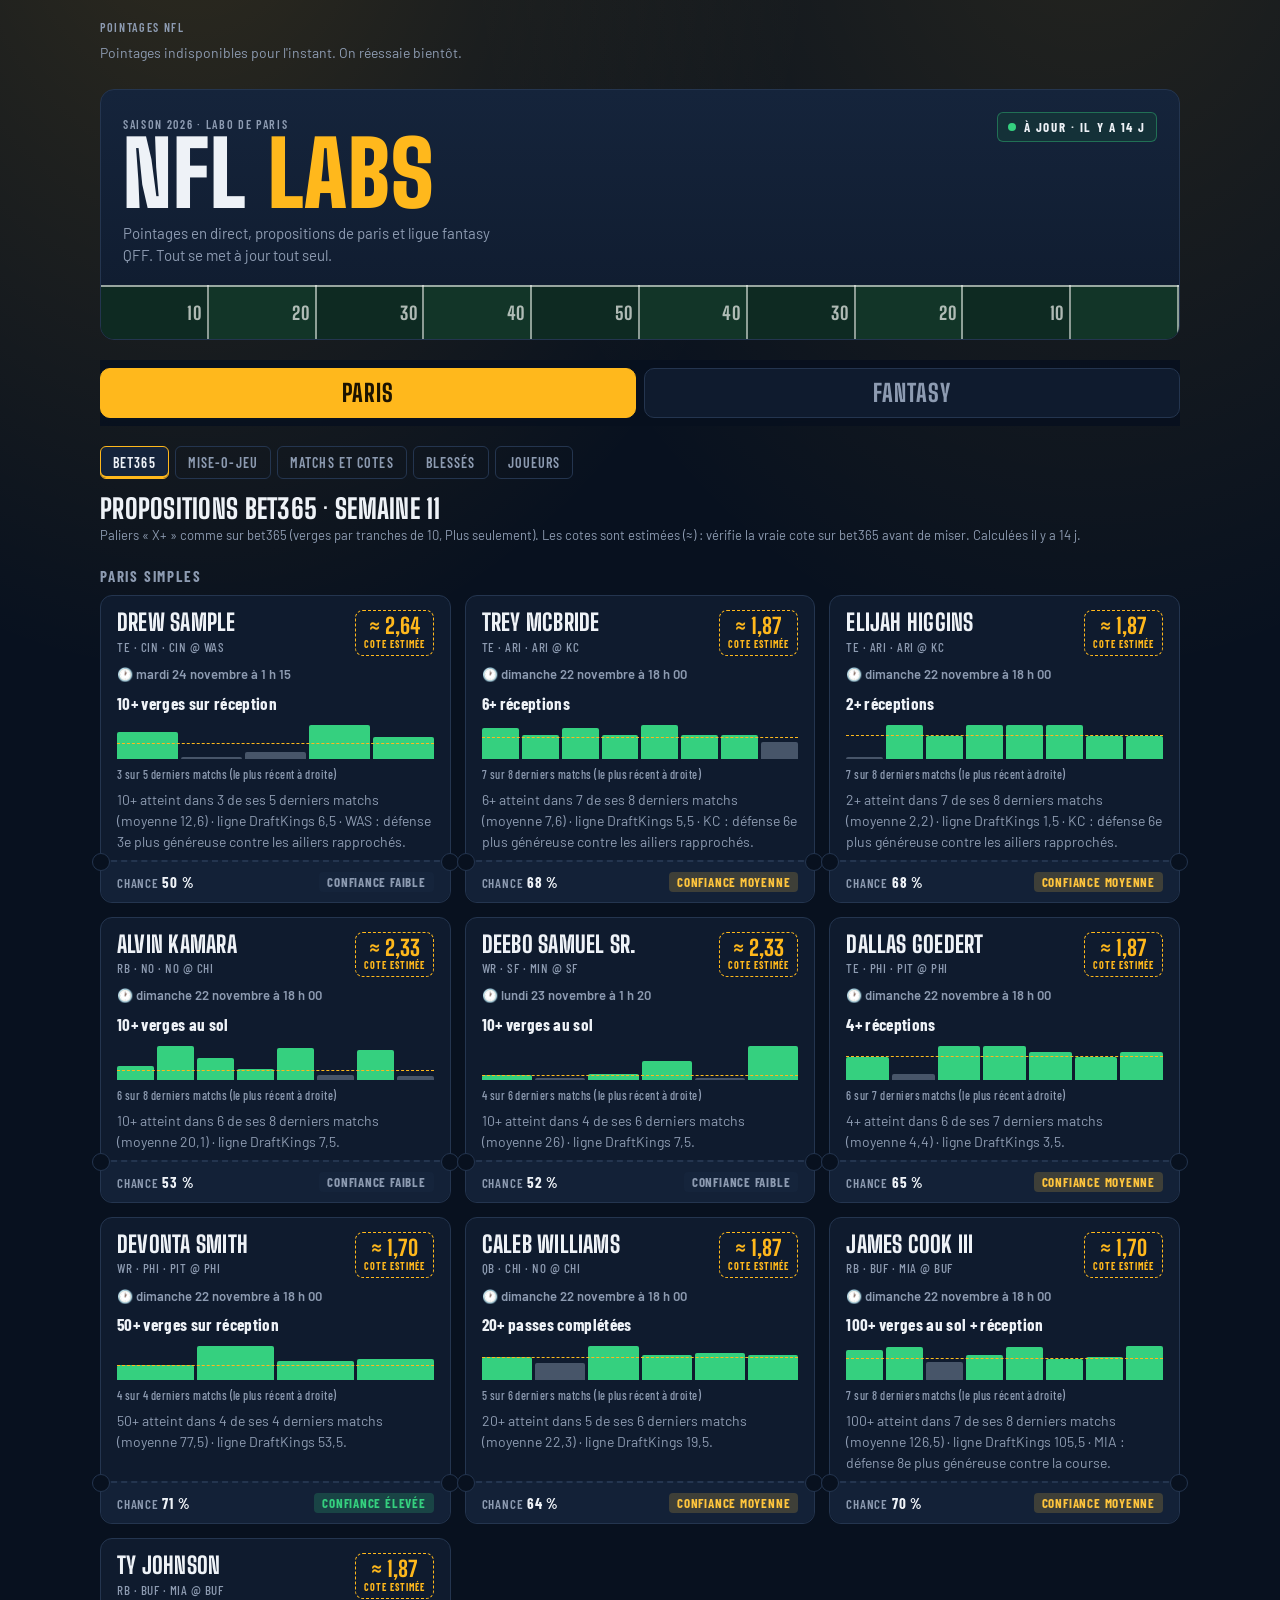
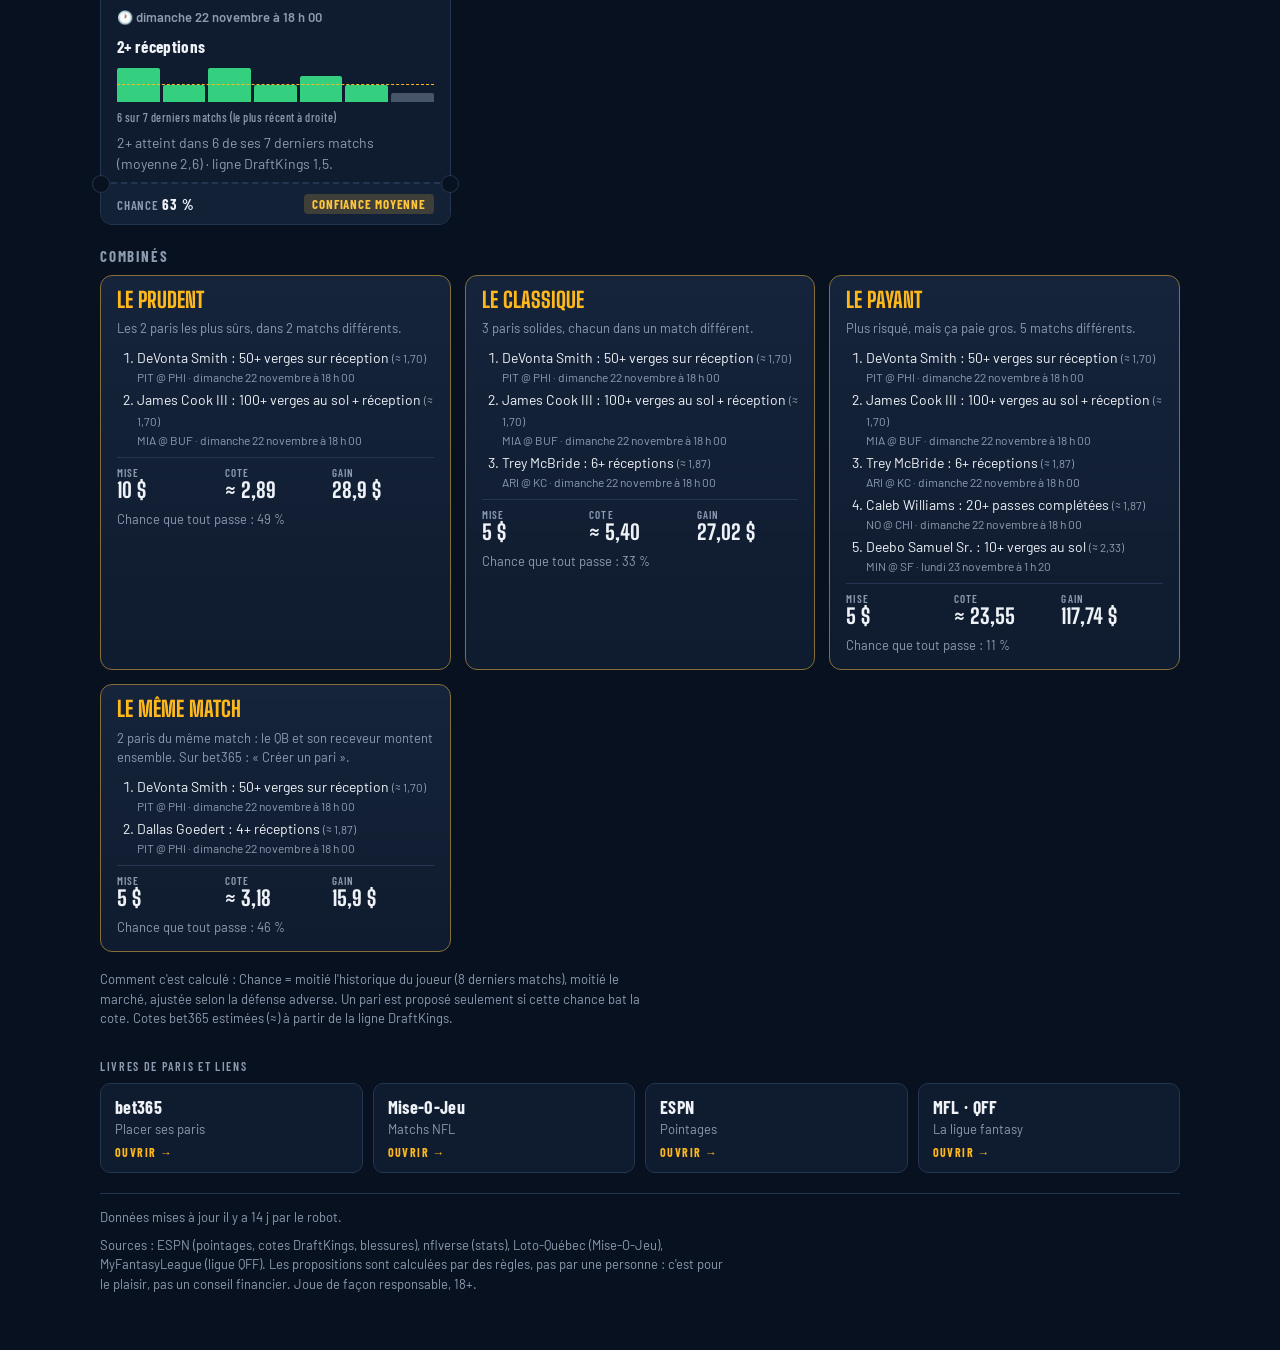
<file: index.html>
<!doctype html>
<html lang="fr">
<head>
<meta charset="utf-8">
<meta name="viewport" content="width=device-width,initial-scale=1,viewport-fit=cover">
<title>NFL LABS</title>
<meta name="description" content="Pointages NFL en direct, propositions de paris et ligue fantasy QFF, mis à jour tout seuls.">
<meta name="theme-color" content="#08111f">
<link rel="icon" href="data:image/svg+xml,%3Csvg xmlns='http://www.w3.org/2000/svg' viewBox='0 0 64 64'%3E%3Crect width='64' height='64' rx='14' fill='%2308111f'/%3E%3Cellipse cx='32' cy='32' rx='22' ry='13' fill='%23ffb81c' transform='rotate(-35 32 32)'/%3E%3Cpath d='M24 40l16-16M27 31l6 6M31 27l6 6' stroke='%2308111f' stroke-width='3' stroke-linecap='round'/%3E%3C/svg%3E">
<link rel="preconnect" href="https://fonts.googleapis.com">
<link rel="preconnect" href="https://fonts.gstatic.com" crossorigin>
<link rel="stylesheet" href="https://fonts.googleapis.com/css2?family=Big+Shoulders+Display:wght@700;800;900&family=Barlow:wght@400;500;600;700&family=Barlow+Condensed:wght@500;600;700&display=swap">
<link rel="stylesheet" href="style.css">
</head>
<body>
<div class="wrap">
  <section class="scores" aria-labelledby="scores-h">
    <div class="scores-top">
      <span class="lbl" id="scores-h">Pointages NFL</span>
      <span class="scores-at" id="scores-at"></span>
    </div>
    <div class="strip" id="strip"><p class="empty-line">Les pointages se chargent…</p></div>
  </section>

  <header class="board">
    <div class="board-top">
      <div>
        <span class="lbl">Saison 2026 · Labo de paris</span>
        <h1>NFL <span>LABS</span></h1>
        <p class="sub">Pointages en direct, propositions de paris et ligue fantasy QFF. Tout se met à jour tout seul.</p>
      </div>
      <span class="live" id="live" data-state="wait"><span class="dot"></span><span id="live-text">Chargement…</span></span>
    </div>
    <div class="field" aria-hidden="true"><b>10</b><b>20</b><b>30</b><b>40</b><b>50</b><b>40</b><b>30</b><b>20</b><b>10</b><b></b></div>
  </header>

  <nav class="tabs" role="tablist" aria-label="Sections">
    <button class="tab" role="tab" id="tab-paris" aria-controls="paris" data-tab="paris">Paris</button>
    <button class="tab" role="tab" id="tab-fantasy" aria-controls="fantasy" data-tab="fantasy">Fantasy</button>
  </nav>

  <!-- PARIS -->
  <section id="paris" role="tabpanel" aria-labelledby="tab-paris" class="panel">
    <div class="chips" role="group" aria-label="Section des paris" id="p-chips">
      <button class="chip" data-sub="bet365">bet365</button>
      <button class="chip" data-sub="moj">Mise-O-Jeu</button>
      <button class="chip" data-sub="matchs">Matchs et cotes</button>
      <button class="chip" data-sub="blesses">Blessés</button>
      <button class="chip" data-sub="joueurs">Joueurs</button>
    </div>
    <div id="p-body"></div>
    <p class="note fine" id="p-methode"></p>
  </section>

  <!-- FANTASY -->
  <section id="fantasy" role="tabpanel" aria-labelledby="tab-fantasy" class="panel" hidden>
    <div class="chips" role="group" aria-label="Section fantasy" id="f-chips">
      <button class="chip" data-sub="matchs">Matchs de la semaine</button>
      <button class="chip" data-sub="classement">Classement</button>
      <button class="chip" data-sub="equipes">Équipes</button>
      <button class="chip" data-sub="agents">Agents libres</button>
    </div>
    <div id="f-body"></div>
  </section>

  <section aria-labelledby="books-h" class="books-wrap">
    <span class="lbl" id="books-h">Livres de paris et liens</span>
    <div class="books">
      <a class="book" href="https://www.bet365.com" target="_blank" rel="noopener"><b>bet365</b><small>Placer ses paris</small><span class="go">Ouvrir →</span></a>
      <a class="book" href="https://miseojeu.lotoquebec.com/fr/offre-de-paris/football/nfl/matchs?idAct=1899" target="_blank" rel="noopener"><b>Mise-O-Jeu</b><small>Matchs NFL</small><span class="go">Ouvrir →</span></a>
      <a class="book" href="https://www.espn.com/nfl/scoreboard" target="_blank" rel="noopener"><b>ESPN</b><small>Pointages</small><span class="go">Ouvrir →</span></a>
      <a class="book" href="https://www49.myfantasyleague.com/2026/home/49625" target="_blank" rel="noopener"><b>MFL · QFF</b><small>La ligue fantasy</small><span class="go">Ouvrir →</span></a>
    </div>
  </section>

  <footer class="foot">
    <p id="maj"></p>
    <p>Sources : ESPN (pointages, cotes DraftKings, blessures), nflverse (stats), Loto-Québec (Mise-O-Jeu), MyFantasyLeague (ligue QFF). Les propositions sont calculées par des règles, pas par une personne : c'est pour le plaisir, pas un conseil financier. Joue de façon responsable, 18+.</p>
  </footer>
</div>
<script src="app.js"></script>
</body>
</html>
</file>
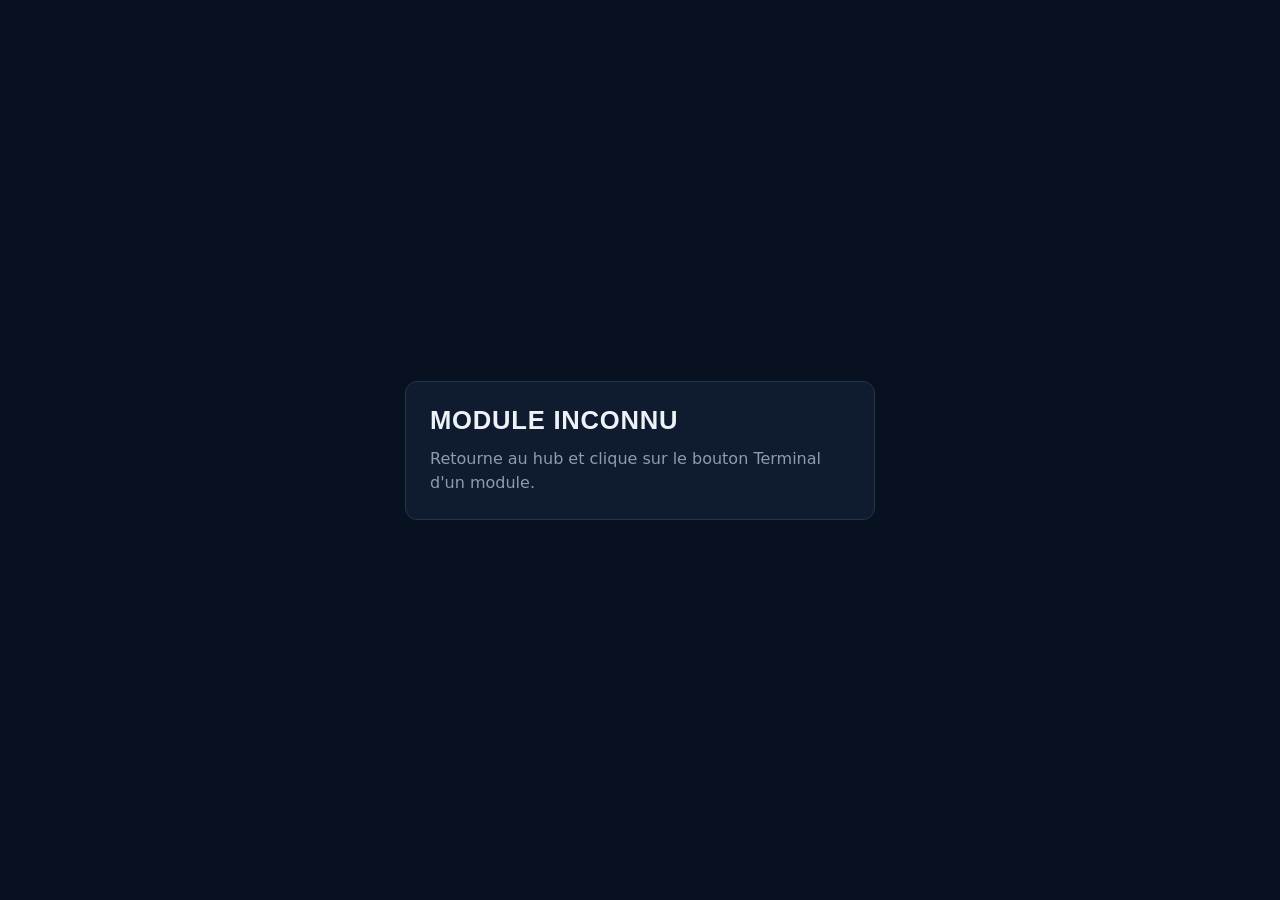
<file: terminal.html>
<!doctype html>
<html lang="fr">
<head>
<meta charset="utf-8">
<meta name="viewport" content="width=device-width,initial-scale=1">
<meta name="robots" content="noindex">
<title>Terminal NFL LABS</title>
<style>
/* Page relais : le hub privé ne peut pas ouvrir nfllabs:// lui-même, alors il passe par ici. */
:root { color-scheme: dark; --night: #08111f; --panel: #0f1b2e; --line: #24354f; --ink: #eef2f7; --muted: #8d9bb1; --lights: #ffb81c; --lights-ink: #1c1300; }
body { margin: 0; min-height: 100vh; display: grid; place-items: center; background: var(--night); color: var(--ink); font: 16px/1.5 "Segoe UI", system-ui, sans-serif; padding: 16px; box-sizing: border-box; }
.box { background: var(--panel); border: 1px solid var(--line); border-radius: 12px; padding: 24px; max-width: 420px; display: flex; flex-direction: column; gap: 12px; }
h1 { margin: 0; font: 800 1.6rem "Arial Narrow", Impact, sans-serif; text-transform: uppercase; letter-spacing: .03em; }
p { margin: 0; color: var(--muted); }
a.btn { align-self: flex-start; background: var(--lights); color: var(--lights-ink); text-decoration: none; font-weight: 700; border-radius: 8px; padding: 10px 18px; }
</style>
</head>
<body>
<div class="box">
  <h1 id="t">Ouverture du terminal…</h1>
  <p id="p">Si rien ne s'ouvre, clique sur le bouton. Tu peux fermer cet onglet après.</p>
  <a class="btn" id="go" href="#">Ouvrir le terminal</a>
</div>
<script>
const id = new URLSearchParams(location.search).get("m") || "";
if (/^[a-z0-9-]{1,40}$/.test(id)) {
  const lien = "nfllabs://" + id;
  document.getElementById("go").href = lien;
  location.href = lien;
} else {
  document.getElementById("t").textContent = "Module inconnu";
  document.getElementById("p").textContent = "Retourne au hub et clique sur le bouton Terminal d'un module.";
  document.getElementById("go").hidden = true;
}
</script>
</body>
</html>
</file>
<file: style.css>
/* NFL LABS : match de nuit au stade (même look que le hub privé). Un seul thème sombre, choisi exprès. */
:root {
  color-scheme: dark;
  --night: #08111f;
  --turf: #0e2a22;
  --turf-2: #123528;
  --panel: #0f1b2e;
  --panel-2: #15243b;
  --line: #24354f;
  --ink: #eef2f7;
  --muted: #8d9bb1;
  --lights: #ffb81c;
  --lights-ink: #1c1300;
  --chalk: #f4f7f2;
  --win: #35d07f; --loss: #ff4d4f; --push: #ffc53d;
  --f-display: "Big Shoulders Display", "Arial Narrow", Impact, sans-serif;
  --f-cond: "Barlow Condensed", "Arial Narrow", "Segoe UI", sans-serif;
  --f-body: "Barlow", "Segoe UI", system-ui, sans-serif;
}
* { box-sizing: border-box; }
html { -webkit-text-size-adjust: 100%; }
body {
  margin: 0;
  background:
    radial-gradient(ellipse 70% 40% at 15% -5%, color-mix(in srgb, var(--lights) 16%, transparent), transparent 70%),
    radial-gradient(ellipse 70% 40% at 85% -5%, color-mix(in srgb, var(--lights) 12%, transparent), transparent 70%),
    var(--night);
  background-color: var(--night);
  color: var(--ink);
  font-family: var(--f-body);
  font-size: 15px;
  line-height: 1.5;
  padding-left: max(16px, env(safe-area-inset-left, 0px));
  padding-right: max(16px, env(safe-area-inset-right, 0px));
  padding-top: max(20px, env(safe-area-inset-top, 0px));
  padding-bottom: max(48px, env(safe-area-inset-bottom, 0px));
  min-height: 100vh;
}
[hidden] { display: none !important; }
.wrap { max-width: 1080px; margin: 0 auto; display: flex; flex-direction: column; gap: 20px; }
.lbl { font: 600 12px var(--f-cond); text-transform: uppercase; letter-spacing: 0.14em; color: var(--muted); }
.note { font-size: 13px; color: var(--muted); margin: 0; }
.fine { margin-top: 14px; max-width: 80ch; }
h2.sec { font: 800 1.7rem/1 var(--f-display); text-transform: uppercase; margin: 6px 0 4px; letter-spacing: .01em; }
h3.sub-h { font: 700 15px var(--f-cond); text-transform: uppercase; letter-spacing: .12em; color: var(--muted); margin: 22px 0 10px; }

/* Tableau d'affichage */
.board { position: relative; overflow: hidden; background: linear-gradient(180deg, var(--panel-2), var(--panel)); border: 1px solid var(--line); border-radius: 14px; padding: 22px 22px 0; display: flex; flex-direction: column; gap: 14px; }
.board-top { display: flex; flex-wrap: wrap; justify-content: space-between; align-items: flex-start; gap: 12px; }
h1 { font-family: var(--f-display); font-weight: 900; font-size: clamp(3rem, 11vw, 5.6rem); line-height: .86; margin: 0; letter-spacing: 0.01em; text-transform: uppercase; }
h1 span { color: var(--lights); }
.sub { margin: 10px 0 0; color: var(--muted); max-width: 46ch; }
.live { display: inline-flex; align-items: center; gap: 8px; font: 700 13px var(--f-cond); text-transform: uppercase; letter-spacing: 0.12em; color: var(--ink); background: color-mix(in srgb, var(--win) 12%, var(--panel)); border: 1px solid color-mix(in srgb, var(--win) 40%, transparent); border-radius: 6px; padding: 6px 10px; }
.live .dot { width: 8px; height: 8px; border-radius: 50%; background: var(--win); }
.live[data-state="in"] { background: color-mix(in srgb, var(--loss) 14%, var(--panel)); border-color: color-mix(in srgb, var(--loss) 45%, transparent); }
.live[data-state="in"] .dot { background: var(--loss); animation: blink 1.4s infinite; }
.live[data-state="wait"], .live[data-state="off"] { background: var(--panel); border-color: var(--line); color: var(--muted); }
.live[data-state="wait"] .dot, .live[data-state="off"] .dot { background: var(--muted); }
@keyframes blink { 50% { opacity: .25; } }
.field { margin: 4px -22px 0; height: 54px; position: relative; background: repeating-linear-gradient(90deg, transparent 0 calc(10% - 2px), color-mix(in srgb, var(--chalk) 55%, transparent) calc(10% - 2px) 10%), repeating-linear-gradient(90deg, var(--turf) 0 10%, var(--turf-2) 10% 20%); border-top: 2px solid color-mix(in srgb, var(--chalk) 60%, transparent); display: grid; grid-template-columns: repeat(10, 1fr); align-items: center; font: 800 18px var(--f-display); color: color-mix(in srgb, var(--chalk) 70%, transparent); letter-spacing: .04em; }
.field b { text-align: right; padding-right: 6px; font-weight: 800; }
@media (max-width: 520px) { .field b:nth-child(even) { visibility: hidden; } .board { padding: 18px 16px 0; } .field { margin: 4px -16px 0; } }

/* Onglets */
.tabs { display: grid; grid-template-columns: 1fr 1fr; gap: 8px; position: sticky; top: 0; z-index: 5; padding: 8px 0; background: color-mix(in srgb, var(--night) 92%, transparent); backdrop-filter: blur(6px); }
.tab { font: 800 1.5rem/1 var(--f-display); text-transform: uppercase; letter-spacing: .04em; color: var(--muted); background: var(--panel); border: 1px solid var(--line); border-radius: 10px; padding: 12px 10px; cursor: pointer; }
.tab[aria-selected="true"] { background: var(--lights); color: var(--lights-ink); border-color: var(--lights); }
.panel { display: flex; flex-direction: column; gap: 4px; min-width: 0; }
.chips { display: flex; gap: 6px; overflow-x: auto; padding-bottom: 6px; scrollbar-width: none; }
.chips::-webkit-scrollbar { display: none; }
.chip { flex: none; font: 600 14px var(--f-cond); text-transform: uppercase; letter-spacing: .08em; color: var(--muted); background: transparent; border: 1px solid var(--line); border-radius: 6px; padding: 7px 12px; cursor: pointer; }
.chip[aria-pressed="true"] { background: var(--panel-2); color: var(--ink); border-color: var(--lights); box-shadow: inset 0 -2px 0 var(--lights); }

/* Pointages */
.scores { display: flex; flex-direction: column; gap: 8px; }
.scores-top { display: flex; justify-content: space-between; align-items: baseline; gap: 10px; flex-wrap: wrap; }
.scores-at { font: 500 13px var(--f-cond); color: var(--muted); letter-spacing: .04em; }
.strip { display: flex; gap: 10px; overflow-x: auto; padding-bottom: 6px; scroll-snap-type: x proximity; scrollbar-width: thin; }
.game { flex: 0 0 172px; scroll-snap-align: start; display: flex; flex-direction: column; gap: 4px; background: var(--panel); border: 1px solid var(--line); border-radius: 10px; padding: 9px 11px; }
.game[data-state="in"] { border-color: color-mix(in srgb, var(--loss) 55%, var(--line)); }
.game[data-rz="true"] { box-shadow: inset 0 -3px 0 var(--loss); }
.g-team { display: grid; grid-template-columns: 4px 1fr auto auto; align-items: center; gap: 7px; }
.g-team i { width: 4px; height: 18px; border-radius: 2px; }
.g-team b { font: 800 1.15rem/1 var(--f-display); letter-spacing: .03em; }
.g-team small { font: 500 12px var(--f-cond); color: var(--muted); }
.g-team .pts { font: 800 1.45rem/1 var(--f-display); font-variant-numeric: tabular-nums; min-width: 1.6em; text-align: right; }
.g-team.lose b, .g-team.lose .pts { color: var(--muted); }
.g-team .ball { width: 8px; color: var(--lights); font-size: 11px; }
.g-st { display: flex; align-items: center; gap: 6px; font: 700 12px var(--f-cond); text-transform: uppercase; letter-spacing: .08em; color: var(--muted); border-top: 1px solid var(--line); padding-top: 5px; margin-top: 2px; }
.game[data-state="in"] .g-st { color: var(--ink); }
.game[data-state="in"] .g-st::before { content: ""; width: 7px; height: 7px; border-radius: 50%; background: var(--loss); animation: blink 1.4s infinite; flex: none; }
.g-down { font: 500 12px var(--f-cond); color: var(--muted); white-space: nowrap; overflow: hidden; text-overflow: ellipsis; }
.empty-line { color: var(--muted); font-size: 14px; margin: 0; }

/* Billets de pari */
.tickets { display: grid; grid-template-columns: repeat(auto-fill, minmax(290px, 1fr)); gap: 14px; }
.ticket { position: relative; display: flex; flex-direction: column; gap: 8px; background: var(--panel); border: 1px solid var(--line); border-radius: 12px; padding: 14px 16px 0; min-width: 0; }
.t-top { display: flex; justify-content: space-between; gap: 10px; align-items: flex-start; }
.t-who { min-width: 0; }
.t-who b { display: block; font: 800 1.45rem/1.05 var(--f-display); text-transform: uppercase; letter-spacing: .01em; }
.t-who small { font: 500 13px var(--f-cond); color: var(--muted); letter-spacing: .04em; }
.price { flex: none; display: flex; flex-direction: column; align-items: center; min-width: 64px; background: var(--lights); color: var(--lights-ink); border-radius: 8px; padding: 5px 8px; }
.price b { font: 800 1.35rem/1 var(--f-display); font-variant-numeric: tabular-nums; }
.price small { font: 700 10px var(--f-cond); text-transform: uppercase; letter-spacing: .1em; }
.price.est { background: transparent; color: var(--lights); border: 1.5px dashed var(--lights); }
.t-when { font-size: 13px; font-weight: 600; color: var(--muted); }
.t-pick { font: 700 17px var(--f-cond); letter-spacing: .02em; }
.t-why { font-size: 14px; color: var(--muted); margin: 0; }
.t-stub { margin: auto -16px 0; padding: 10px 16px; display: flex; justify-content: space-between; align-items: center; gap: 8px; flex-wrap: wrap; border-top: 2px dashed var(--line); background: color-mix(in srgb, var(--panel-2) 70%, var(--panel)); border-radius: 0 0 12px 12px; position: relative; font: 600 13px var(--f-cond); letter-spacing: .06em; text-transform: uppercase; color: var(--muted); }
.t-stub::before, .t-stub::after { content: ""; position: absolute; top: -9px; width: 16px; height: 16px; border-radius: 50%; background: var(--night); border: 1px solid var(--line); }
.t-stub::before { left: -9px; } .t-stub::after { right: -9px; }
.conf { padding: 2px 8px; border-radius: 4px; font-weight: 700; }
.conf[data-c="élevée"] { background: color-mix(in srgb, var(--win) 20%, transparent); color: var(--win); }
.conf[data-c="moyenne"] { background: color-mix(in srgb, var(--push) 18%, transparent); color: var(--push); }
.conf[data-c="faible"] { background: var(--panel-2); color: var(--muted); }
.chance b { color: var(--ink); font-size: 15px; }

/* Petites barres de l'historique */
.spark { display: flex; align-items: flex-end; gap: 3px; height: 38px; position: relative; }
.spark span { flex: 1; min-width: 4px; background: color-mix(in srgb, var(--muted) 45%, transparent); border-radius: 2px 2px 0 0; }
.spark span.hit { background: var(--win); }
.spark .bar-line { position: absolute; left: 0; right: 0; border-top: 1.5px dashed var(--lights); }
.spark-cap { font: 500 12px var(--f-cond); color: var(--muted); letter-spacing: .04em; }

/* Combinés */
.combos { display: grid; grid-template-columns: repeat(auto-fill, minmax(260px, 1fr)); gap: 14px; }
.combo { background: linear-gradient(180deg, var(--panel-2), var(--panel)); border: 1px solid color-mix(in srgb, var(--lights) 45%, var(--line)); border-radius: 12px; padding: 14px 16px; display: flex; flex-direction: column; gap: 8px; }
.combo h4 { margin: 0; font: 800 1.35rem/1 var(--f-display); text-transform: uppercase; color: var(--lights); }
.combo ol { margin: 0; padding-left: 20px; display: flex; flex-direction: column; gap: 3px; font-size: 14px; }
.combo ol small { color: var(--muted); }
.combo ol .leg-when { display: block; font-size: 12px; }
.combo .nums { display: grid; grid-template-columns: repeat(3, 1fr); gap: 6px; border-top: 1px solid var(--line); padding-top: 8px; }
.combo .nums div { display: flex; flex-direction: column; }
.combo .nums small { font: 600 11px var(--f-cond); text-transform: uppercase; letter-spacing: .1em; color: var(--muted); }
.combo .nums b { font: 800 1.3rem/1.1 var(--f-display); font-variant-numeric: tabular-nums; }

/* Tableaux */
.tbl-wrap { overflow-x: auto; border: 1px solid var(--line); border-radius: 12px; background: var(--panel); }
table { width: 100%; border-collapse: collapse; font-size: 14px; }
th { font: 600 12px var(--f-cond); text-transform: uppercase; letter-spacing: .1em; color: var(--muted); text-align: left; padding: 9px 10px; border-bottom: 1px solid var(--line); white-space: nowrap; background: var(--panel-2); }
td { padding: 8px 10px; border-bottom: 1px solid color-mix(in srgb, var(--line) 60%, transparent); white-space: nowrap; }
tr:last-child td { border-bottom: 0; }
td.num, th.num { text-align: right; font-variant-numeric: tabular-nums; }
tr.me td { background: color-mix(in srgb, var(--lights) 10%, transparent); }
tr.me td:first-child { box-shadow: inset 3px 0 0 var(--lights); }
.muted { color: var(--muted); }
.st { font: 700 12px var(--f-cond); text-transform: uppercase; letter-spacing: .08em; padding: 1px 6px; border-radius: 4px; }
.st-Out, .st-IR, .st-Suspension, .st-Suspended { background: color-mix(in srgb, var(--loss) 20%, transparent); color: var(--loss); }
.st-Doubtful { background: color-mix(in srgb, var(--loss) 12%, transparent); color: #ff8a8b; }
.st-Questionable { background: color-mix(in srgb, var(--push) 18%, transparent); color: var(--push); }
.st-Injured { background: color-mix(in srgb, var(--loss) 20%, transparent); color: var(--loss); }

/* Matchs fantasy */
.duels { display: grid; grid-template-columns: repeat(auto-fill, minmax(300px, 1fr)); gap: 12px; }
.duel { background: var(--panel); border: 1px solid var(--line); border-radius: 12px; padding: 12px 14px; display: flex; flex-direction: column; gap: 8px; }
.duel.me { border-color: var(--lights); }
.d-row { display: grid; grid-template-columns: 1fr auto; gap: 8px; align-items: baseline; }
.d-row b { font: 800 1.2rem/1.1 var(--f-display); text-transform: uppercase; }
.d-row .sc { font: 800 1.6rem/1 var(--f-display); font-variant-numeric: tabular-nums; }
.d-row small { font: 500 12px var(--f-cond); color: var(--muted); letter-spacing: .04em; }
.d-row.lead .sc { color: var(--lights); }
.tug { height: 6px; background: var(--panel-2); border-radius: 999px; overflow: hidden; display: flex; }
.tug span:first-child { background: var(--lights); }
.tug span:last-child { background: color-mix(in srgb, var(--muted) 55%, transparent); }

/* Formulaires */
.search, select.search { font: inherit; color: var(--ink); background: var(--panel); border: 1px solid var(--line); border-radius: 8px; padding: 10px 12px; width: 100%; max-width: 420px; }
.search::placeholder { color: var(--muted); }
.row { display: flex; gap: 10px; flex-wrap: wrap; align-items: center; margin: 4px 0 12px; }
.res { display: flex; flex-direction: column; gap: 6px; }
.pcard { background: var(--panel); border: 1px solid var(--line); border-radius: 12px; padding: 14px 16px; display: flex; flex-direction: column; gap: 10px; }
.pcard h4 { margin: 0; font: 800 1.5rem/1 var(--f-display); text-transform: uppercase; }
.pick-btn { text-align: left; font: inherit; color: var(--ink); background: var(--panel); border: 1px solid var(--line); border-radius: 8px; padding: 9px 12px; cursor: pointer; }
.pick-btn:hover { border-color: var(--lights); }
.pick-btn small { color: var(--muted); }
.empty { background: var(--panel); border: 1px dashed var(--line); border-radius: 12px; padding: 22px; color: var(--muted); }
.empty b { display: block; color: var(--ink); font: 800 1.3rem var(--f-display); text-transform: uppercase; margin-bottom: 4px; }
.kpis { display: grid; grid-template-columns: repeat(auto-fit, minmax(150px, 1fr)); gap: 10px; }
.kpi { background: var(--panel); border: 1px solid var(--line); border-radius: 10px; padding: 10px 12px; }
.kpi small { display: block; font: 600 11px var(--f-cond); text-transform: uppercase; letter-spacing: .1em; color: var(--muted); }
.kpi b { font: 800 1.6rem/1.1 var(--f-display); font-variant-numeric: tabular-nums; }

/* Liens */
.books-wrap { display: flex; flex-direction: column; gap: 10px; margin-top: 10px; }
.books { display: grid; grid-template-columns: repeat(auto-fit, minmax(150px, 1fr)); gap: 10px; }
.book { display: flex; flex-direction: column; gap: 2px; text-decoration: none; color: var(--ink); background: var(--panel); border: 1px solid var(--line); border-radius: 10px; padding: 12px 14px; transition: border-color .15s, transform .15s; }
.book b { font: 700 18px var(--f-cond); letter-spacing: .02em; }
.book small { color: var(--muted); font-size: 13px; }
.book:hover { border-color: var(--lights); transform: translateY(-2px); }
.book .go { color: var(--lights); font: 700 12px var(--f-cond); text-transform: uppercase; letter-spacing: .12em; margin-top: 4px; }
.foot { border-top: 1px solid var(--line); padding-top: 14px; color: var(--muted); font-size: 13px; }
.foot p { margin: 0 0 8px; max-width: 90ch; }

a { color: var(--lights); }
:focus-visible { outline: 2px solid var(--lights); outline-offset: 2px; }
@media (prefers-reduced-motion: reduce) { *, *::before { animation: none !important; transition: none !important; } }
</file>
